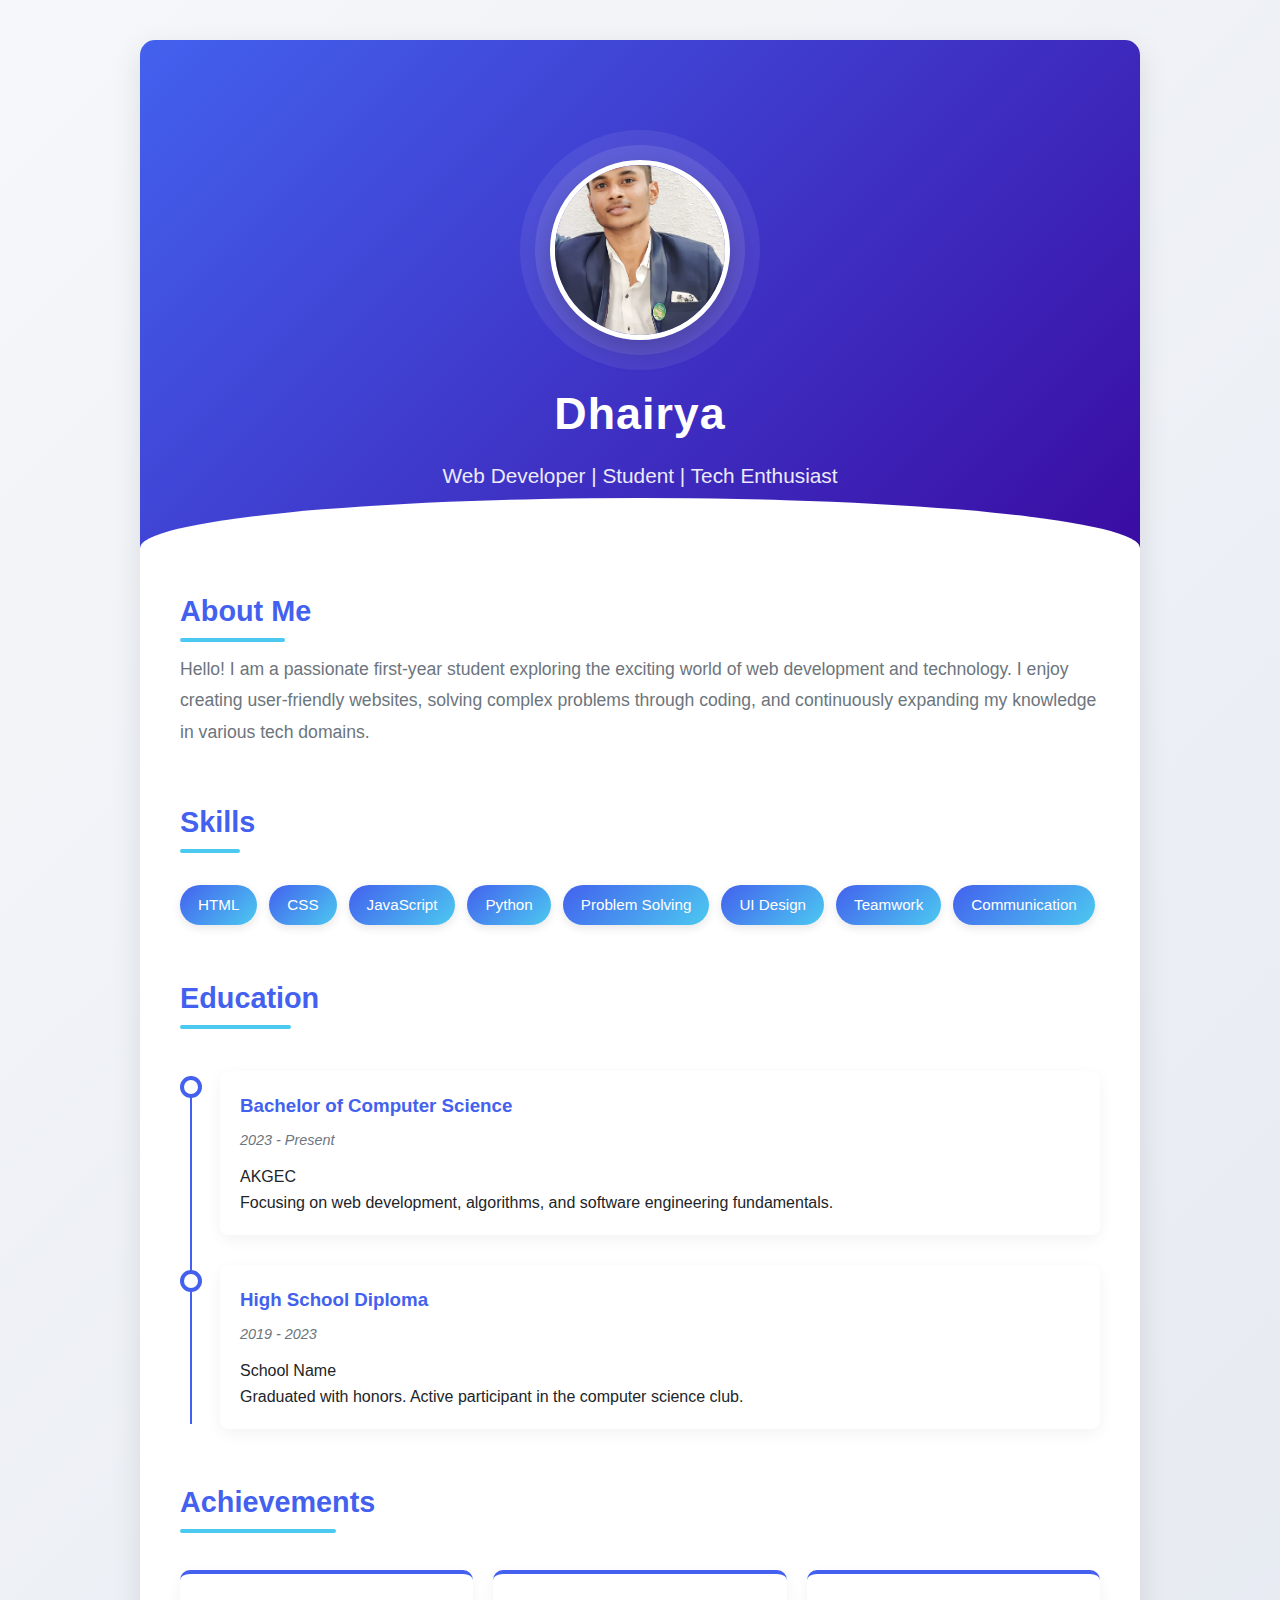
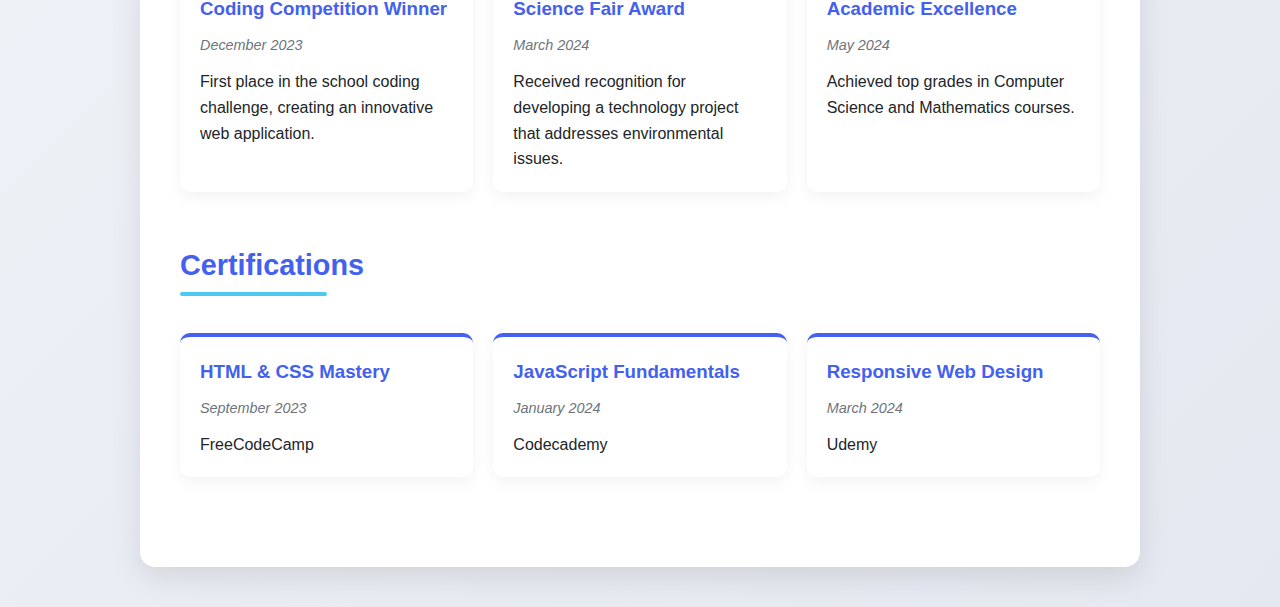
<file: resume/index.html>
<!DOCTYPE html>
<html lang="en">
<head>
    <meta charset="UTF-8">
    <meta name="viewport" content="width=device-width, initial-scale=1.0">
    <title>My Portfolio</title>
    <style>
       
        :root {
            --primary: #4361ee;
            --secondary: #3a0ca3;
            --accent: #4cc9f0;
            --light: #f8f9fa;
            --dark: #212529;
            --gray: #6c757d;
        }
        
        * {
            margin: 0;
            padding: 0;
            box-sizing: border-box;
        }
        
        body {
            font-family: 'Poppins', 'Segoe UI', Tahoma, Geneva, Verdana, sans-serif;
            line-height: 1.6;
            color: var(--dark);
            background: linear-gradient(135deg, #f5f7fa 0%, #e4e8f0 100%);
            min-height: 100vh;
        }
        
        .container {
            max-width: 1000px;
            margin: 40px auto;
            background-color: white;
            border-radius: 15px;
            overflow: hidden;
            box-shadow: 0 10px 30px rgba(0, 0, 0, 0.1);
        }
        
       
        .header {
            position: relative;
            padding: 120px 40px 40px;
            background: linear-gradient(135deg, var(--primary) 0%, var(--secondary) 100%);
            color: white;
            text-align: center;
        }
        
        .header::before {
            content: "";
            position: absolute;
            bottom: 0;
            left: 0;
            width: 100%;
            height: 50px;
            background: white;
            border-radius: 50% 50% 0 0 / 100% 100% 0 0;
        }
        
        .profile-container {
            position: relative;
            margin-bottom: 30px;
        }
        
        .profile-img {
            width: 180px;
            height: 180px;
            border-radius: 50%;
            object-fit: cover;
            border: 5px solid white;
            box-shadow: 0 10px 25px rgba(0, 0, 0, 0.2);
            position: relative;
            z-index: 2;
            transition: transform 0.4s ease, box-shadow 0.4s ease;
        }
        
        .profile-img:hover {
            transform: scale(1.05);
            box-shadow: 0 15px 30px rgba(0, 0, 0, 0.3);
        }
        
        .profile-circle {
            position: absolute;
            border-radius: 50%;
            background: rgba(255, 255, 255, 0.1);
        }
        
        .circle-1 {
            width: 210px;
            height: 210px;
            top: -15px;
            left: calc(50% - 105px);
        }
        
        .circle-2 {
            width: 240px;
            height: 240px;
            top: -30px;
            left: calc(50% - 120px);
            opacity: 0.7;
        }
        
        h1 {
            font-size: 2.8rem;
            margin: 10px 0;
            letter-spacing: 1px;
        }
        
        .tagline {
            font-size: 1.3rem;
            opacity: 0.9;
            margin-bottom: 15px;
        }
        
   
        .content {
            padding: 40px;
        }
  
        .section {
            margin-bottom: 50px;
        }
        
        h2 {
            color: var(--primary);
            font-size: 1.8rem;
            margin-bottom: 20px;
            position: relative;
            display: inline-block;
        }
        
        h2::after {
            content: '';
            position: absolute;
            width: 80%;
            height: 4px;
            background-color: var(--accent);
            bottom: -8px;
            left: 0;
            border-radius: 2px;
        }
        
        .about-text {
            font-size: 1.1rem;
            line-height: 1.8;
            color: var(--gray);
        }
        
      
        .skills {
            display: flex;
            flex-wrap: wrap;
            gap: 12px;
            margin-top: 20px;
        }
        
        .skill-tag {
            background: linear-gradient(135deg, var(--primary) 0%, var(--accent) 100%);
            color: white;
            padding: 8px 18px;
            border-radius: 25px;
            font-size: 0.95rem;
            font-weight: 500;
            box-shadow: 0 3px 10px rgba(0, 0, 0, 0.1);
            transition: transform 0.3s ease, box-shadow 0.3s ease;
        }
        
        .skill-tag:hover {
            transform: translateY(-3px);
            box-shadow: 0 5px 15px rgba(0, 0, 0, 0.2);
        }
        
        .timeline {
            position: relative;
            margin-top: 30px;
        }
        
        .timeline::before {
            content: '';
            position: absolute;
            left: 10px;
            top: 5px;
            height: calc(100% - 10px);
            width: 2px;
            background: var(--primary);
        }
        
        .timeline-item {
            position: relative;
            padding-left: 40px;
            margin-bottom: 30px;
        }
        
        .timeline-dot {
            position: absolute;
            left: 0;
            top: 5px;
            width: 22px;
            height: 22px;
            border-radius: 50%;
            background: white;
            border: 4px solid var(--primary);
            z-index: 1;
        }
        
        .timeline-content {
            background: white;
            padding: 20px;
            border-radius: 8px;
            box-shadow: 0 5px 15px rgba(0, 0, 0, 0.05);
            transition: transform 0.3s ease, box-shadow 0.3s ease;
        }
        
        .timeline-content:hover {
            transform: translateY(-5px);
            box-shadow: 0 8px 25px rgba(0, 0, 0, 0.1);
        }
        
        .timeline-item h3 {
            color: var(--primary);
            margin-bottom: 8px;
        }
        
        .date {
            color: var(--gray);
            font-style: italic;
            font-size: 0.9rem;
            margin-bottom: 12px;
            display: block;
        }
        
        .card-grid {
            display: grid;
            grid-template-columns: repeat(auto-fill, minmax(250px, 1fr));
            gap: 20px;
            margin-top: 25px;
        }
        
        .card {
            background: white;
            border-radius: 10px;
            padding: 20px;
            box-shadow: 0 5px 15px rgba(0, 0, 0, 0.05);
            transition: transform 0.3s ease, box-shadow 0.3s ease;
            border-top: 4px solid var(--primary);
        }
        
        .card:hover {
            transform: translateY(-5px);
            box-shadow: 0 8px 25px rgba(0, 0, 0, 0.1);
        }
        
        .card h3 {
            color: var(--primary);
            margin-bottom: 10px;
        }
        
        @media (max-width: 768px) {
            .header {
                padding: 80px 20px 30px;
            }
            
            .content {
                padding: 30px 20px;
            }
            
            .card-grid {
                grid-template-columns: 1fr;
            }
        }
    </style>
</head>
<body>
    <div class="container">
     
        <div class="header">
            <div class="profile-container">
                <div class="profile-circle circle-1"></div>
                <div class="profile-circle circle-2"></div>
                <img src="WhatsApp Image 2024-07-15 at 10.35.14 PM.jpeg" alt="Profile Photo" class="profile-img">
            </div>
            <h1>Dhairya </h1>
            <p class="tagline">Web Developer | Student | Tech Enthusiast</p>
        </div>
        
        <div class="content">
           
            <div class="section">
                <h2>About Me</h2>
                <p class="about-text">Hello! I am a passionate first-year student exploring the exciting world of web development and technology. I enjoy creating user-friendly websites, solving complex problems through coding, and continuously expanding my knowledge in various tech domains.</p>
            </div>
            
          
            <div class="section">
                <h2>Skills</h2>
                <div class="skills">
                    <span class="skill-tag">HTML</span>
                    <span class="skill-tag">CSS</span>
                    <span class="skill-tag">JavaScript</span>
                    <span class="skill-tag">Python</span>
                    <span class="skill-tag">Problem Solving</span>
                    <span class="skill-tag">UI Design</span>
                    <span class="skill-tag">Teamwork</span>
                    <span class="skill-tag">Communication</span>
                </div>
            </div>
            
  
            <div class="section">
                 <h2>Education</h2>
                <div class="timeline">
                    <div class="timeline-item">
                        <div class="timeline-dot"></div>
                        <div class="timeline-content">
                            <h3>Bachelor of Computer Science</h3>
                            <span class="date">2023 - Present</span>
                            <p>AKGEC</p>
                            <p>Focusing on web development, algorithms, and software engineering fundamentals.</p>
                        </div>
                    </div>
                    <div class="timeline-item">
                        <div class="timeline-dot"></div>
                        <div class="timeline-content">
                            <h3>High School Diploma</h3>
                            <span class="date">2019 - 2023</span>
                            <p>School Name</p>
                            <p>Graduated with honors. Active participant in the computer science club.</p>
                        </div>
                    </div>
                </div>
            </div>
 
            <div class="section">
                <h2>Achievements</h2>
                <div class="card-grid">
                    <div class="card">
                        <h3>Coding Competition Winner</h3>
                        <span class="date">December 2023</span>
                        <p>First place in the school coding challenge, creating an innovative web application.</p>
                    </div>
                    <div class="card">
                        <h3>Science Fair Award</h3>
                        <span class="date">March 2024</span>
                        <p>Received recognition for developing a technology project that addresses environmental issues.</p>
                    </div>
                    <div class="card">
                        <h3>Academic Excellence</h3>
                        <span class="date">May 2024</span>
                        <p>Achieved top grades in Computer Science and Mathematics courses.</p>
                    </div>
                </div>
            </div>
            
         
            <div class="section">
                <h2>Certifications</h2>
                <div class="card-grid">
                    <div class="card">
                        <h3>HTML & CSS Mastery</h3>
                        <span class="date">September 2023</span>
                        <p>FreeCodeCamp</p>
                    </div>
                    <div class="card">
                        <h3>JavaScript Fundamentals</h3>
                        <span class="date">January 2024</span>
                        <p>Codecademy</p>
                    </div>
                    <div class="card">
                        <h3>Responsive Web Design</h3>
                        <span class="date">March 2024</span>
                        <p>Udemy</p>
                    </div>
                </div>
            </div>
        </div>
    </div>
</body>
</html>
</file>
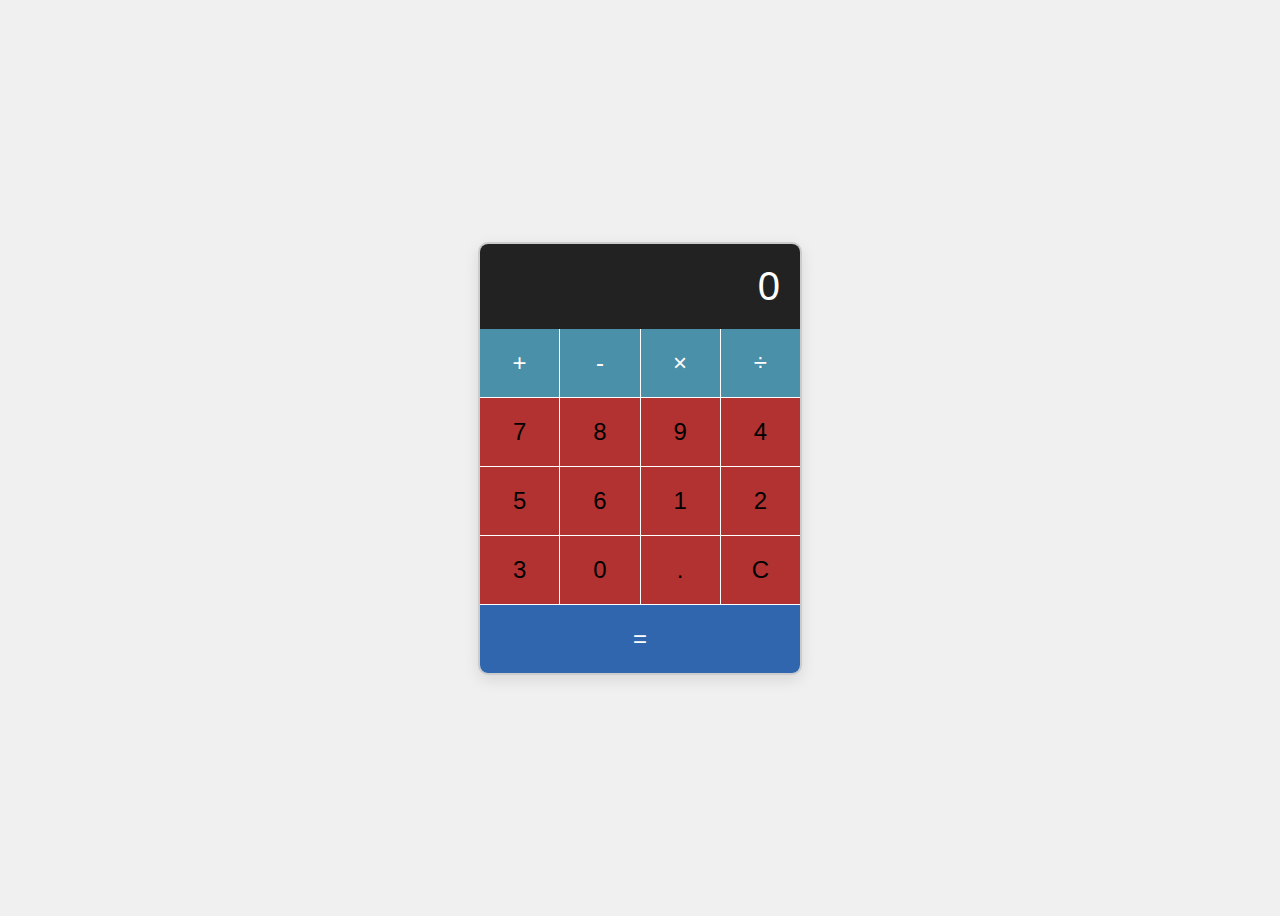
<file: calculator/calculator.html>
<!DOCTYPE html>
<html lang="en">
<head>
    <meta charset="UTF-8">
    <meta name="viewport" content="width=device-width, initial-scale=1.0">
    <title>Basic Calculator</title>
    <link rel="stylesheet" href="style.css">
</head>
<body>
    <div class="calculator">
        <div class="display" id="display">0</div>
        <div class="buttons">
            <button class="btn operator" data-value="+">+</button>
            <button class="btn operator" data-value="-">-</button>
            <button class="btn operator" data-value="*">&times;</button>
            <button class="btn operator" data-value="/">&divide;</button>
            
            <button class="btn" data-value="7">7</button>
            <button class="btn" data-value="8">8</button>
            <button class="btn" data-value="9">9</button>
            
            <button class="btn" data-value="4">4</button>
            <button class="btn" data-value="5">5</button>
            <button class="btn" data-value="6">6</button>
            
            <button class="btn" data-value="1">1</button>
            <button class="btn" data-value="2">2</button>
            <button class="btn" data-value="3">3</button>
            
            <button class="btn" data-value="0">0</button>
            <button class="btn" data-value=".">.</button>
            <button class="btn" id="clear">C</button>
            
            <button class="btn equals" id="equals">=</button>
        </div>
    </div>
    <script src="script.js"></script>
</body>
</html>
</file>
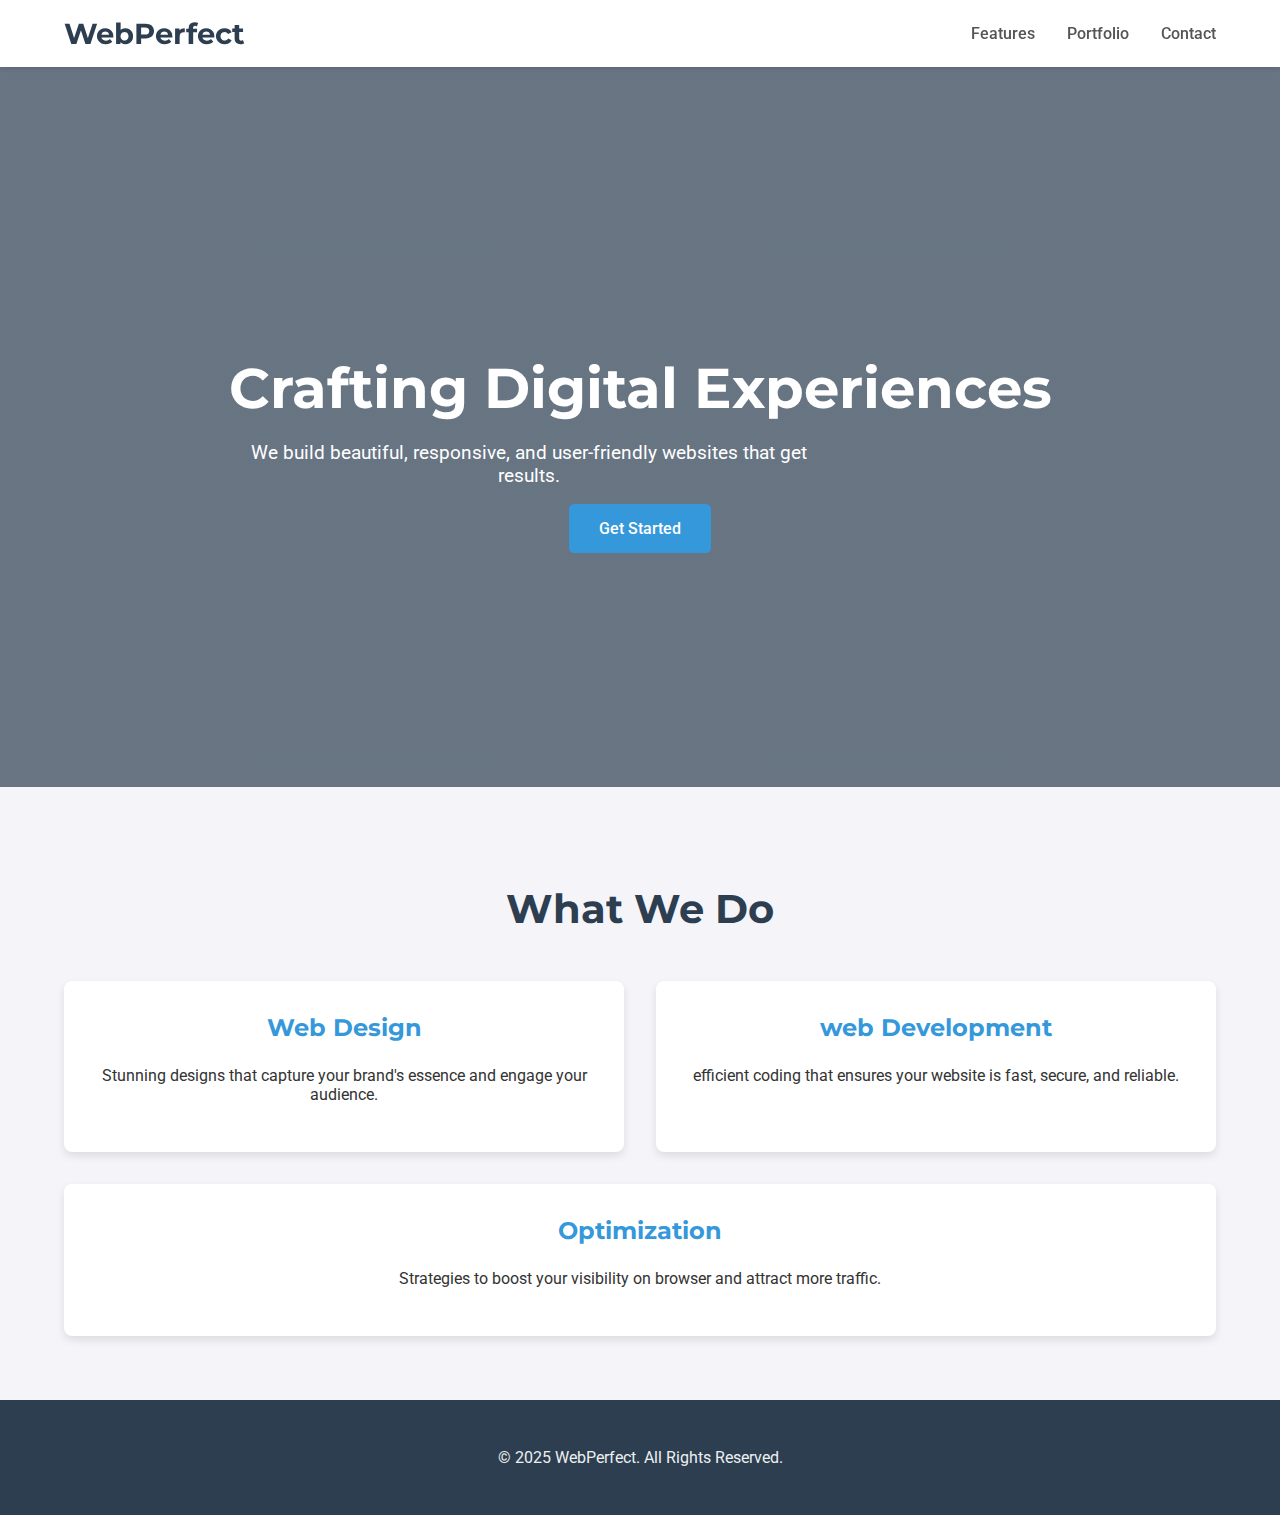
<file: landing page/page.html>
<!DOCTYPE html>
<html lang="en">
<head>
    <meta charset="UTF-8">
    <meta name="viewport" content="width=device-width, initial-scale=1.0">
    <title>WebPerfect | Creative Agency</title>
    <link rel="stylesheet" href="style.css">
    <link href="https://fonts.googleapis.com/css2?family=Montserrat:wght@400;700&family=Roboto:wght@400;500&display=swap" rel="stylesheet">
</head>
<body>

    <header class="header">
        <nav class="navbar">
            <a href="#" class="nav-logo">WebPerfect</a>
            <ul class="nav-menu">
                <li class="nav-item"><a href="#features" class="nav-link">Features</a></li>
                <li class="nav-item"><a href="#" class="nav-link">Portfolio</a></li>
                <li class="nav-item"><a href="#" class="nav-link">Contact</a></li>
            </ul>
        </nav>
    </header>

    <main>
        <section class="hero">
            <div class="hero-content">
                <h1>Crafting Digital Experiences</h1>
                <p>We build beautiful, responsive, and user-friendly websites that get results.</p>
                <a href="#" class="cta-button">Get Started</a>
            </div>
        </section>

        <section id="features" class="features">
            <h2>What We Do</h2>
            <div class="features-container">
                <div class="feature-box">
                    <h3>Web Design</h3>
                    <p>Stunning designs that capture your brand's essence and engage your audience.</p>
                </div>
                <div class="feature-box">
                    <h3>web Development</h3>
                    <p> efficient coding that ensures your website is fast, secure, and reliable.</p>
                </div>
                <div class="feature-box">
                    <h3> Optimization</h3>
                    <p>Strategies to boost your visibility on browser
                     and attract more traffic.</p>
                </div>
            </div>
        </section>
    </main>

    <footer class="footer">
        <p>&copy; 2025 WebPerfect. All Rights Reserved.</p>
    </footer>

</body>
</html>
</file>
<file: calculator/style.css>
body {
    display: flex;
    justify-content: center;
    align-items: center;
    height: 100vh;
    background-color: #f0f0f0;
    font-family: Arial, sans-serif;
}

.calculator {
    width: 320px;
    border: 2px solid #ccc;
    border-radius: 10px;
    box-shadow: 0 5px 15px rgba(0,0,0,0.1);
    background-color: #fff;
}

.display {
    background-color: #222;
    color: #fff;
    font-size: 2.5em;
    padding: 20px;
    text-align: right;
    border-top-left-radius: 8px;
    border-top-right-radius: 8px;
    overflow-x: auto;
}

.buttons {
    display: grid;
    grid-template-columns: repeat(4, 1fr);
    gap: 1px;
}

.btn {
    background-color: #b23232;
    border: none;
    padding: 20px;
    font-size: 1.5em;
    cursor: pointer;
    transition: background-color 0.2s;
}

.btn:hover {
    background-color: #20a142;
}

.operator {
    background-color: #4b90a9;
    color: white;
}

.operator:hover {
    background-color: #c24a4a;
}

.equals {
    grid-column: span 4;
    background-color: #2f66ad;
    color: white;
    border-bottom-left-radius: 8px;
    border-bottom-right-radius: 8px;
}

.equals:hover {
    background-color: #37599d;
}
</file>
<file: landing page/style.css>
/* General Body Styles */
body {
    font-family: 'Roboto', sans-serif;
    margin: 0;
    padding: 0;
    box-sizing: border-box;
    background-color: #f4f4f9;
    color: #333;
}

/* Header and Navigation Bar */
.header {
    background-color: #ffffff;
    padding: 1rem 5%;
    box-shadow: 0 2px 4px rgba(0,0,0,0.1);
    position: sticky;
    top: 0;
    z-index: 1000;
}

.navbar {
    display: flex;
    justify-content: space-between;
    align-items: center;
    max-width: 1200px;
    margin: 0 auto;
}

.nav-logo {
    font-family: 'Montserrat', sans-serif;
    font-size: 1.8rem;
    font-weight: 700;
    color: #2c3e50;
    text-decoration: none;
}

.nav-menu {
    list-style: none;
    display: flex;
    gap: 2rem;
    margin: 0;
}

.nav-link {
    color: #555;
    text-decoration: none;
    font-size: 1rem;
    font-weight: 500;
    transition: color 0.3s ease;
}

.nav-link:hover {
    color: #3498db;
}

/* Hero Section */
.hero {
    background: linear-gradient(rgba(44, 62, 80, 0.7), rgba(44, 62, 80, 0.7)), url('https://images.unsplash.com/photo-1498050108023-c5249f4df085?auto=format&fit=crop&w=1352&q=80') no-repeat center center/cover;
    height: 80vh;
    display: flex;
    justify-content: center;
    align-items: center;
    text-align: center;
    color: #ffffff;
    padding: 0 5%;
}

.hero-content h1 {
    font-family: 'Montserrat', sans-serif;
    font-size: 3.5rem;
    margin-bottom: 1rem;
}

.hero-content p {
    font-size: 1.2rem;
    margin-bottom: 2rem;
    max-width: 600px;
}

.cta-button {
    background-color: #3498db;
    color: #ffffff;
    padding: 15px 30px;
    text-decoration: none;
    font-size: 1rem;
    font-weight: 500;
    border-radius: 5px;
    transition: background-color 0.3s ease;
}

.cta-button:hover {
    background-color: #2980b9;
}

/* Features Section */
.features {
    padding: 4rem 5%;
    text-align: center;
    max-width: 1200px;
    margin: 0 auto;
}

.features h2 {
    font-family: 'Montserrat', sans-serif;
    font-size: 2.5rem;
    margin-bottom: 3rem;
    color: #2c3e50;
}

.features-container {
    display: flex;
    justify-content: center;
    gap: 2rem;
    flex-wrap: wrap; /* Allows boxes to wrap on smaller screens */
}

.feature-box {
    background-color: #ffffff;
    padding: 2rem;
    border-radius: 8px;
    box-shadow: 0 4px 8px rgba(0,0,0,0.1);
    flex-basis: 300px; /* Base width for each box */
    flex-grow: 1; /* Allows boxes to grow and fill space */
}

.feature-box h3 {
    font-family: 'Montserrat', sans-serif;
    font-size: 1.5rem;
    margin-top: 0;
    color: #3498db;
}

/* Footer Section */
.footer {
    background-color: #2c3e50;
    color: #ecf0f1;
    text-align: center;
    padding: 2rem 0;
}
</file>
